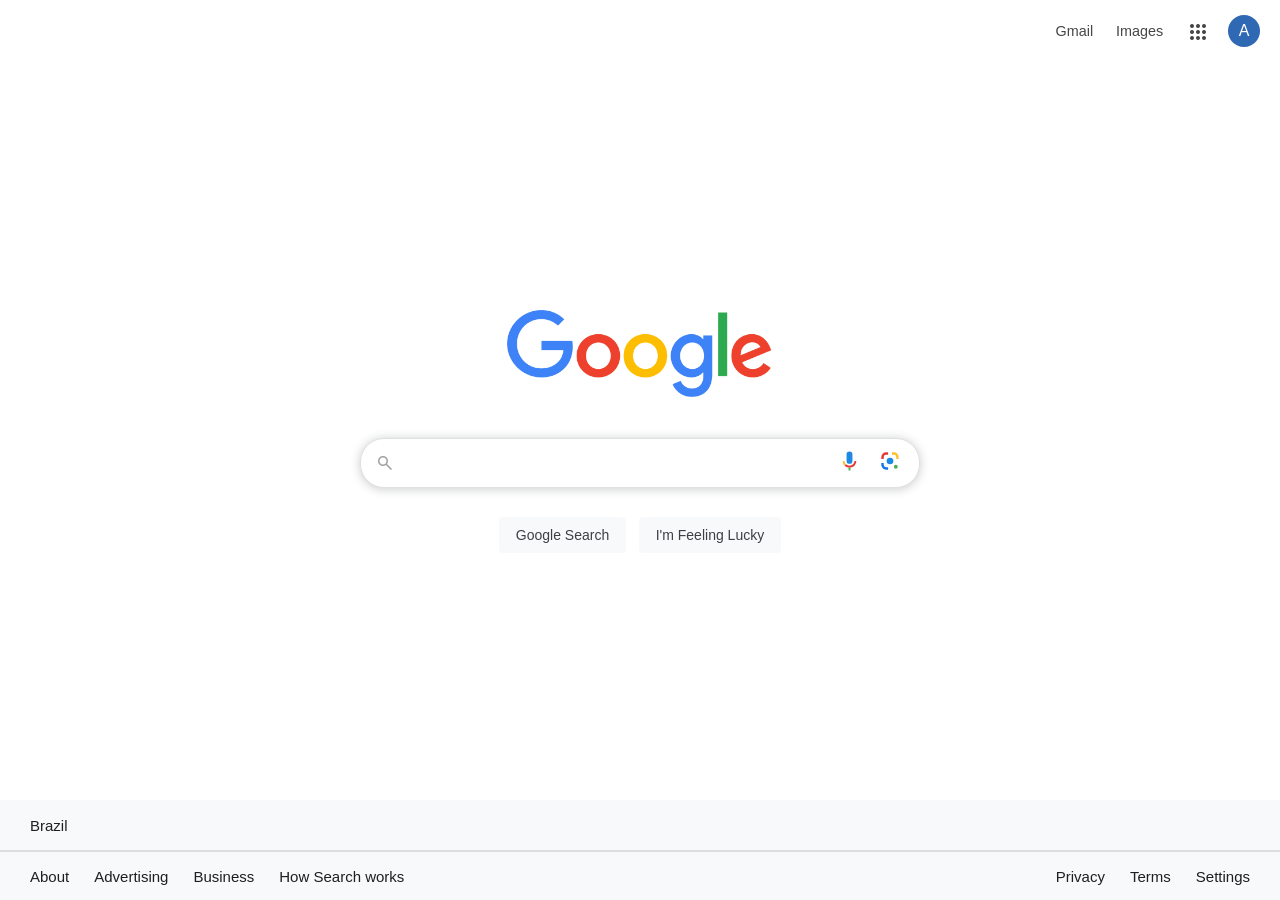
<file: Html & Css Projects/Google Clone Landind Page/index.html>
<!DOCTYPE html>
<html>
    <head>
        <meta charset="UTF-8" />
        <meta name="viewport" content="width=device-width,user-scalabe=0" />
        <link rel="stylesheet" href="assets/css/style.css" />
        <title>Google</title>
        <link rel="icon" type="image/png" href="assets/images/favicon.png" />
        <link
            rel="stylesheet"
            href="https://fonts.googleapis.com/css2?family=Material+Symbols+Sharp&display=swap"
        />
        <link
            href="https://fonts.googleapis.com/css2?family=Material+Symbols+Sharp:FILL@1"
            rel="stylesheet"
        />
    </head>
    <body>
        <header class="google-header">
            <nav class="google-header-area">
                <a href="" id="gmail">Gmail</a>
                <a href="" id="images">Images</a>
                <a href="" class="apps-icon">
                    <span class="material-symbols-sharp icon">apps</span>
                </a>
                <a href="" class="icon-area"><span>A</span></a>
            </nav>
        </header>

        <section id="logo-google">
            <figure>
                <img src="assets/images/logo-google.png" alt="Google logo" />
            </figure>

            <div class="search-container">
                <div class="search">
                    <span class="material-symbols-sharp" id="search-icon"
                        >search</span
                    >

                    <textarea id="search" autofocus></textarea>
                    <div class="items">
                        <span class="mic-icon">
                            <img
                                src="assets/images/icon_google_mic.svg"
                                alt="mic icon"
                                class="icon-img"
                            />
                        </span>
                        <span class="lens-icon">
                            <img
                                src="assets/images/icon_google-lens.svg"
                                alt="lens icon"
                                class="icon-img"
                            />
                        </span>
                    </div>
                </div>
            </div>
            <div class="google-buttons">
                <input type="button" value="Google Search" id="button-search" />
                <input
                    type="button"
                    value="I'm Feeling Lucky"
                    id="button-lucky"
                />
            </div>
        </section>
        <footer>
            <div class="footer1">Brazil</div>
            <div class="footer2">
                <ul class="ul1">
                    <li>About</li>
                    <li>Advertising</li>
                    <li>Business</li>
                    <li>How Search works</li>
                </ul>
                <ul class="ul2">
                    <li>Privacy</li>
                    <li>Terms</li>
                    <li>Settings</li>
                </ul>
            </div>
        </footer>
    </body>
</html>
</file>
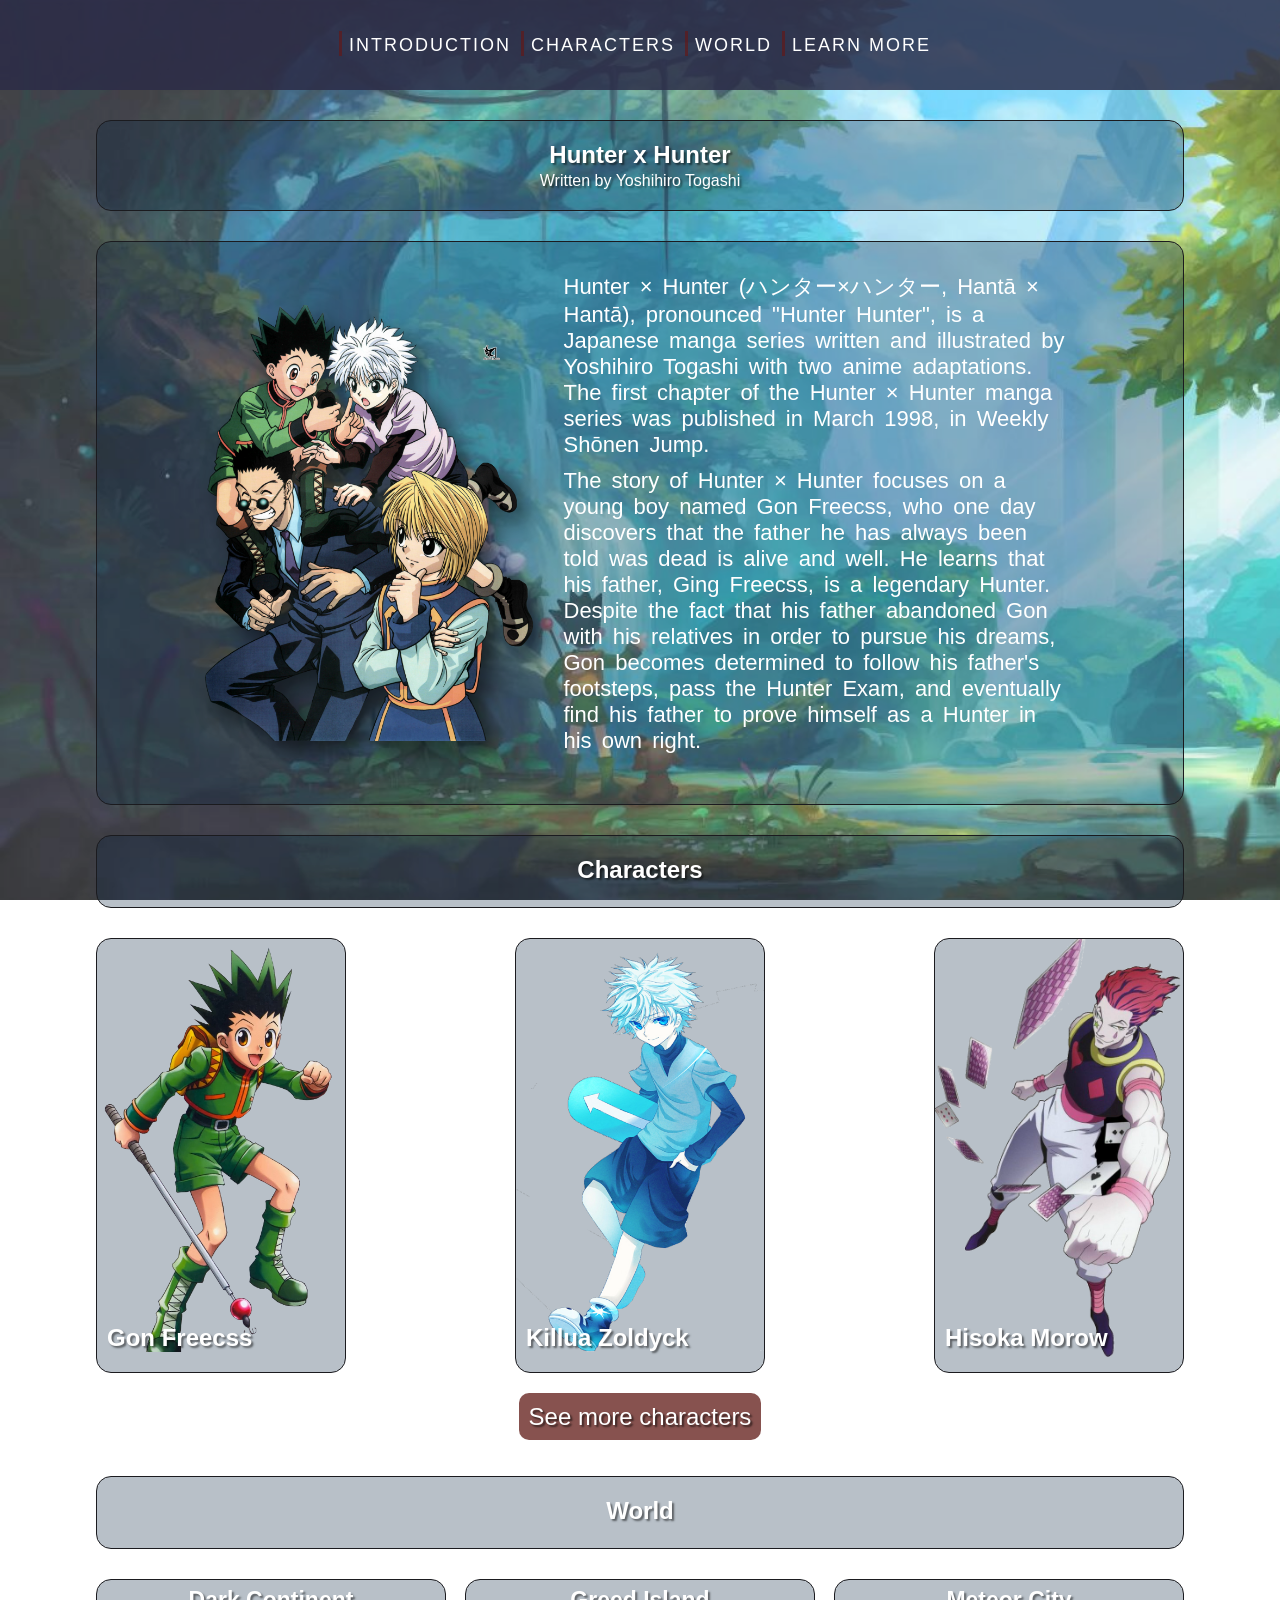
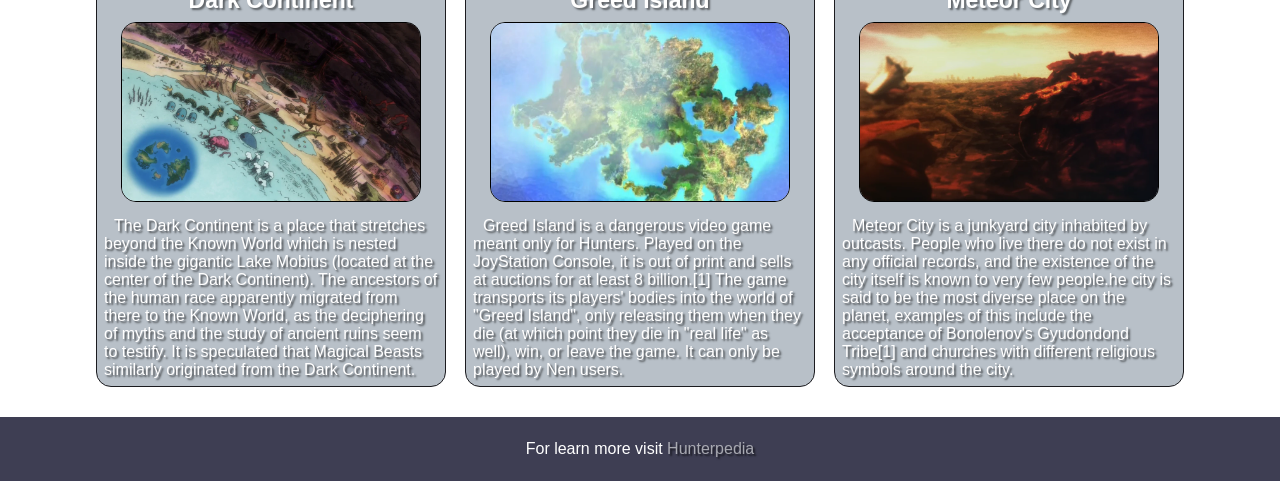
<file: Html & Css Projects/Hunter x Hunter Tribute Page/index.html>
<html>
    <head>
        <meta charset="UTF-8" />
        <meta name="viewport" content="width=device-width,user-scalable=0" />
        <title>Hunter x Hunter's Tribute Page</title>
        <link rel="shortcut icon" href="assets/images/Hunter-X-Hunter-Logo-PNG-Image.png" >
        <link rel="stylesheet" href="assets/css/style.css" />
        <link rel="stylesheet" href="assets/css/@media.css" />
        <link
            href="https://fonts.googleapis.com/css2?family=Open+Sans:wght@400;700&display=swap"
            rel="stylesheet"
        />
    </head>
    <body>
        <header>
            <div class="container">
                <div class="menu">
                    <nav>
                        <ul>
                            <li><a class="link" href="#INTRODUCTION">INTRODUCTION</a></li>                            </li>
                            <li><a class="link" href="#CHARACTERS">CHARACTERS</a></li>                            
                            <li><a class="link" href="#WORLD">WORLD</a></li>                            
                            <li><a class="link" href="#LEARN_MORE">LEARN MORE</a></li>                            
                        </ul>
                    </nav>
                </div>
            </div>
        </header>
        <section id="INTRODUCTION" class="title container">
            <h1>Hunter x Hunter</h1> 
            <p>Written by Yoshihiro Togashi</p> 
        </section>
        <section>
            <div class = "introduction container">
                <div class="introduction_image">
                    <img src="assets/images/introduction_img.png" alt="">
                </div>
                <div class="subject">
                    <p class="first_p">Hunter × Hunter (ハンター×ハンター, Hantā × Hantā), pronounced "Hunter Hunter", is a Japanese manga series written and illustrated by Yoshihiro Togashi with two anime adaptations. The first chapter of the Hunter × Hunter manga series was published in March 1998, in Weekly Shōnen Jump.</p>
                    <p>The story of Hunter × Hunter focuses on a young boy named Gon Freecss, who one day discovers that the father he has always been told was dead is alive and well. He learns that his father, Ging Freecss, is a legendary Hunter. Despite the fact that his father abandoned Gon with his relatives in order to pursue his dreams, Gon becomes determined to follow his father's footsteps, pass the Hunter Exam, and eventually find his father to prove himself as a Hunter in his own right.</p>
                </div>
            </div>
        </section>
        <section id="CHARACTERS" class="title container">
            <h1>Characters</h1>
        </section>

        <section class="container">
            <div class="characters_list">
                <div class="character_card">
                    <img src="assets/images/gon.png.png">
                    <div class="description">
                        <h1 class="name">
                            Gon Freecss
                        </h1>
                        <p>Gon is an athletic, rustic, and friendly boy who is searching for adventure. Also, he is not very good at math. However, having spent a lot of time in the woods as a child, he is very good with animals. Gon is an Enhancer, who are known for being simple-minded and determined. This determination and talent lead to both potential allies and potential enemies trusting in him and taking his side.</p>
                    </div>
                </div>
                <div class="character_card">
                    <img src="assets/images/killua.png.png">
                    <div class="description">
                        <h1 class="name">
                            Killua Zoldyck
                        </h1>
                        <p>Killua is introduced as a character who appears similar to Gon: cheeky, cheerful, and full of mischievous ideas. However, contrasting Gon's politeness, Killua can be quite rude to others, mostly strangers and older people. He is most commonly known for having a sweet tooth; he loves everything sweet and spent almost 200 million on snacks when he was at the Heavens Arena.</p>
                    </div>
                </div>
                <div class="character_card">
                    <img src="assets/images/hisoka.png">
                    <div class="description">
                        <h1 class="name">
                            Hisoka Morow
                        </h1>
                        <p>Hisoka is portrayed as entirely self-serving and self-absorbed; he does whatever he likes as long as it pleases him in some way. His insatiable love for spilling the blood of powerful fighters in combat and his enjoyment of extreme pain while doing so fuels his seemingly sadomasochistic desires. In order for them to grow to their full potential (so as to improve the pleasure of killing them later).</p>
                    </div>
                </div>
            </div>
            <div class="btn-wrapper">
                <div class="character_btn">
                    <a href="https://hunterxhunter.fandom.com/wiki/List_of_Hunter_%C3%97_Hunter_Characters" target="_blank">See more characters</a>
                </div>
            </div>
        </section>
        <section id="WORLD" class="title container">
            <h1>World</h1>
        </section>
        <section class="container">
            <div class="locations_list">
                <div class="location_card">
                    <h1 class="location_name">Dark Continent</h1>
                    <img src="assets/images/Dark_Continent.webp" alt="Dark Continent">
                    <div class="location_description">
                        <p>The Dark Continent is a place that stretches beyond the Known World which is nested inside the gigantic Lake Mobius (located at the center of the Dark Continent). The ancestors of the human race apparently migrated from there to the Known World, as the deciphering of myths and the study of ancient ruins seem to testify. It is speculated that Magical Beasts similarly originated from the Dark Continent.</p>
                    </div>
                </div>
                <div class="location_card">
                    <h1 class="location_name">Greed Island</h1>
                    <img src="assets/images/greed_island.webp" alt="Greed Island">
                    <div class="location_description">
                        <p>Greed Island is a dangerous video game meant only for Hunters. Played on the JoyStation Console, it is out of print and sells at auctions for at least 8 billion.[1] The game transports its players' bodies into the world of "Greed Island", only releasing them when they die (at which point they die in "real life" as well), win, or leave the game. It can only be played by Nen users.</p>
                    </div>
                </div>
                <div class="location_card">
                    <h1 class="location_name">Meteor City</h1>
                    <img src="assets/images/Meteor_City.webp" alt="Meteor_City">
                    <div class="location_description">
                        <p>Meteor City is a junkyard city inhabited by outcasts. People who live there do not exist in any official records, and the existence of the city itself is known to very few people.he city is said to be the most diverse place on the planet, examples of this include the acceptance of Bonolenov's Gyudondond Tribe[1] and churches with different religious symbols around the city.</p>
                    </div>
                </div>
            </div>
        </section>
        <footer id="LEARN_MORE">
            <div class="footer_area container"> 
                <p>For learn more visit <a href="https://hunterxhunter.fandom.com/wiki/Hunterpedia">Hunterpedia</a></p>
            </div>
        </footer>
    </body>
</html>
</file>
<file: Html & Css Projects/Google Clone Landind Page/assets/css/style.css>
* {
    padding: 0;
    margin: 0;
    box-sizing: border-box;
}

:root {
    --color-box-shadow: #3c404340;
}

html,
body {
    width: 100%;
    height: 100%;
    overflow-x: hidden;
}

body {
    display: flex;
    flex-direction: column;
    font-family: Arial, sans-serif;
    background-color: #fff;
}

.google-header {
    display: flex;
    justify-content: flex-end;
    padding: 0.94rem 1.25rem;
}

.google-header-area {
    display: flex;
    align-items: center;
    justify-content: center;
    gap: 0.81rem;
}

.google-header-area a {
    text-decoration: none;
    font-size: 0.9rem;
    color: #444746;
    padding: 0 0.31rem;
}

#gmail:hover,
#images:hover {
    text-decoration: underline;
}

.apps-icon,
.profile-icon {
    cursor: pointer;
}

.apps-icon {
    padding-bottom: 0.5rem;
    position: relative;
    top: 0.33rem;
}

.icon {
    position: relative;
    padding-bottom: 0.5rem;
    color: #444746;
}

.icon::before {
    content: "";
    position: absolute;
    left: 50%;
    top: 38%;
    width: 2.5rem;
    height: 2.5rem;
    background-color: rgb(202, 202, 202);
    border-radius: 50%;
    transform: translate(-50%, -50%) scale(0);
    transition: transform 0.2s;
    opacity: 0.5;
    z-index: -1;
}

.icon-area {
    color: #fff !important;
    font-size: 1rem !important;
    position: relative;
    display: flex;
    align-items: center;
    justify-content: center;
    width: 2rem;
    height: 2rem;
    background-color: rgb(47, 104, 179);
    border-radius: 50%;
}

.icon-area::before {
    content: "";
    position: absolute;
    left: 50%;
    top: 50%;
    width: 2.5rem;
    height: 2.5rem;
    background-color: rgb(202, 202, 202);
    border-radius: 50%;
    transform: translate(-50%, -50%) scale(0);
    transition: transform 0.2s;
    opacity: 0.5;
    z-index: -1;
}

.icon-area:hover::before,
.icon:hover::before {
    transform: translate(-50%, -50%) scale(1);
}

section {
    flex: 1;
    display: flex;
    flex-direction: column;
    justify-content: center;
    align-items: center;
}

section#logo-google {
    display: flex;
    justify-content: center;
    align-items: center;
}

section figure img {
    width: 18rem;
    height: 6rem;
    object-fit: cover;
}

.search-container {
    display: flex;
    justify-content: center;
    padding: 1.2rem;
}

.search {
    display: flex;
    justify-content: center;
    align-items: center;
    position: relative;
    padding: 0.625rem 0;
    width: 35rem;
}

.search textarea#search {
    border-radius: 1.5rem;
    width: 100%;
    height: 3.125rem;
    box-shadow: 0rem 0.0625rem 0.625rem 0.03125rem var(--color-box-shadow);
    border: 0.0625rem solid #dee1e3;
    padding-left: 2.5rem;
    padding-right: 7.5rem;
    font-size: 1rem;
    background-color: white;
    resize: none;
    outline: none;
    box-sizing: border-box;
    line-height: 3rem;
    font-family: Arial, Helvetica, sans-serif;
}

.search textarea#search:hover {
    box-shadow: 0rem 0.0625rem 0.625rem 0.03125rem #00000049;
}

.search #search-icon {
    position: absolute;
    left: 0.9375rem;
    font-size: 1.25rem;
    color: #a0a0a0;
}

.search .items {
    display: flex;
    position: absolute;
    right: 0.9375rem;
    gap: 0.625rem;
    align-items: center;
}
.search .items img {
    width: 1.9rem;
    height: 1.9rem;
}

.mic-icon,
.lens-icon {
    position: relative;
    cursor: pointer;
}
.mic-icon::after {
    content: "Search by voice";
}

.lens-icon::after {
    content: "Search by image";
}

.mic-icon::after,
.lens-icon::after {
    position: absolute;
    left: 50%;
    top: 120%;
    transform: translateX(-50%);
    background-color: #444746;
    color: #fff;
    padding: 0.4rem 0.8rem;
    border-radius: 0.3rem;
    font-size: 0.9rem;
    white-space: nowrap;
    box-shadow: 0 2px 8px #0001;
    opacity: 0;
    pointer-events: none;
    transition: opacity 0.2s;
    z-index: 1;
}

.mic-icon::after,
.lens-icon::after {
    position: absolute;
    left: 50%;
    top: 7.5rem;
    transform: translateX(-50%);
    background-color: #444746;
    color: #fff;
    padding: 0.4rem 0.8rem;
    border-radius: 0.3rem;
    font-size: 0.9rem;
    white-space: nowrap;
    box-shadow: 0 0.125rem 0.5rem #0001;
    opacity: 0;
    pointer-events: none;
    transition: opacity 0.2s;
    z-index: 1;
}

.mic-icon:hover::after,
.lens-icon:hover::after {
    opacity: 1;
}

.google-buttons input {
    background-color: #f8f9fa;
    margin: 0rem 0.25rem;
    padding: 0rem 1rem;
    font-size: 0.875rem;
    color: #3c4043;
    height: 2.25rem;
    min-width: 3.375rem;
    text-align: center;
    cursor: pointer;
    user-select: none;
    border: 1px solid #f8f9fa;
    border-radius: 0.25rem;
}

#button-lucky:hover,
#button-search:hover {
    border: 1px solid #dbdbdb;
}

footer {
    color: #1f1f1f;
    background-color: #f8f9fa;
    margin-top: auto;
    padding: 0;
    font-size: 0.9375rem;
}

.footer1,
.footer2 {
    height: 3.125rem;
}

.footer1 {
    display: flex;
    align-items: center;
    margin-left: 1.875rem;
}

.footer2 {
    border-top: 0.125rem solid #dcdddd;
    width: 100%;
    display: flex;
    align-items: center;
    justify-content: space-between;
    margin: 0;
}

.footer2 ul {
    list-style: none;
    display: flex;
    flex-direction: row;
    gap: 1.5625rem;
}

.ul1 {
    order: -1;
    margin-left: 1.875rem;
}

.ul2 {
    order: 0;
    margin-right: 1.875rem;
}

.ul1 :hover,
.ul2 :hover {
    text-decoration: underline;
    cursor: pointer;
}
</file>
<file: Html & Css Projects/Hunter x Hunter Tribute Page/assets/css/style.css>
* {
    margin: 0;
    padding: 0;
    box-sizing: border-box;
}

body,
html {
    font-family: "Roboto", sans-serif;
    font-size: 16px;
    scroll-behavior: smooth;
}

.container {
    width: 85%;
    max-width: 1300px;
    margin: auto;
}

body::before {
    content: "";
    background-image: url(../images/background.jpg);
    background-size: cover;
    opacity: 0.8;
    position: fixed;
    inset: 0;
    z-index: -1;
}

header {
    display: flex;
    justify-content: center;
    align-items: center;
    background-color: #2c2c47d5;
    height: 90px;
}

nav ul,
nav li {
    list-style: none;
    margin: 0;
    padding: 0;
}

nav ul {
    display: flex;
    justify-content: center;
}

nav ul .link {
    padding: 10px;
    text-transform: uppercase;
    position: relative;
    text-decoration: none;
    color: white;
    font-size: 18px;
    letter-spacing: 2px;
    z-index: 1;
}

nav ul .link::before {
    content: "";
    background-color: #641615a6;
    position: absolute;
    left: 0px;
    bottom: 9px;
    width: 3px;
    height: 25px;
}

nav ul .link:hover::before {
    bottom: 9px;
    width: 100%;
    height: 25px;
    z-index: -1;
    transition: all 0.3s ease-in-out;
}

.title {
    border: solid 1px #1b1b1f;
    background-color: #05223d48;
    border-radius: 15px;
    padding: 20px 0;
    margin-bottom: 30px;
    margin-top: 30px;
    color: white;
}

.title h1 {
    text-align: center;
    text-shadow: 2px 2px 2px rgba(0, 0, 0, 0.5);
    margin-bottom: 3px;
}
.title p {
    text-align: center;
    text-shadow: 2px 2px 2px rgba(0, 0, 0, 0.5);
}
.introduction {
    display: flex;
    justify-content: center;
    align-items: center;
    border: solid 1px #1b1b1f;
    background-color: #05223d48;
    border-radius: 15px;
    padding: 10px 0;
    margin-bottom: 30px;
    margin-top: 30px;
    color: white;
}
.introduction_image img {
    width: 350px;
    padding: 10px;
    filter: drop-shadow(10px 10px 10px rgba(0, 0, 0, 0.5));
}

.introduction .subject {
    width: 50%;
    padding: 20px;
    font-size: 22px;
    margin-bottom: 20px;
    word-spacing: 4px;
}
.introduction .first_p {
    margin-bottom: 10px;
}
.characters_list {
    display: flex;
    justify-content: space-between;
}
.character_card {
    flex: 1;
    display: flex;
    flex-direction: column;
    max-width: 250px;
    position: relative;
    color: white;
    border: solid 1px #1b1b1f;
    background-color: #05223d48;
    border-radius: 15px;
    margin-bottom: 30px;
}
.character_card .description {
    position: absolute;
    bottom: 0;
    padding: 5px;
}
.character_card .description h1 {
    position: absolute;
    bottom: 15px;
    padding: 5px;
    text-shadow: 2px 2px 2px rgba(0, 0, 0, 0.5);
    transition: 0.5s ease-in-out;
}
.character_card .description p {
    visibility: hidden;
    padding: 5px;
    border-radius: 5px;
    font-size: 15px;
}
.character_card:hover {
    cursor: pointer;
}
.character_card:hover h1 {
    padding: 5px;
    text-shadow: 2px 2px 2px rgba(0, 0, 0, 0.5);
    background-color: #621c18a6;
    border-radius: 5px;
    transform: translateY(-230px);
}

.character_card:hover p {
    visibility: visible;
    background-color: #0e1b26c0;
    transition-delay: 0.4s;
}

.btn-wrapper {
    text-align: center;
}
.character_btn {
    display: inline-block;
    font-size: 24px;
    margin-bottom: 15px;
}
.character_btn a {
    text-decoration: none;
    color: white;
    padding: 10px;
    background-color: #621c18c2;
    border-radius: 10px;
    text-shadow: 2px 2px 2px rgba(0, 0, 0, 0.616);
}
.character_btn:hover a {
    transition: all 0.2s ease-in;
    background-color: #621c18;
}
.locations_list {
    display: flex;
    justify-content: space-between;
}
.location_card {
    flex: 1;
    display: flex;
    flex-direction: column;
    align-items: center;
    max-width: 350px;
    color: white;
    border: solid 1px #1b1b1f;
    background-color: #05223d48;
    border-radius: 15px;
    margin-bottom: 30px;
    padding: 7px;
}
.location_card h1 {
    text-shadow: 2px 2px 2px rgba(0, 0, 0, 0.5);
    margin-bottom: 8px;
    font-size: 23px;
}
.location_card img {
    width: 300px;
    height: 180px;
    border: solid 1px #000;
    border-radius: 15px;
    object-fit: cover;
    margin-bottom: 15px;
}
.location_card p {
    text-shadow: 2px 2px 2px rgba(0, 0, 0, 0.616);
    font-size: 16px;
    text-indent: 10px;
}
footer {
    background-color: #191932d5;
    color: white;
    height: 4rem;
}
.footer_area {
    display: flex;
    justify-content: center;
    align-items: center;
    height: 100%;
}
.footer_area a {
    color: #a8a9b1;
    text-decoration: none;
    text-shadow: 2px 2px 2px rgba(0, 0, 0, 0.616);
}
background-color .footer_area a:hover {
    color: #a5342e;
    text-decoration: underline;
}
</file>
<file: Html & Css Projects/Hunter x Hunter Tribute Page/assets/css/@media.css>
@media (max-width: 768px) {
    .container {
        width: 90%;
    }

    header {
        flex-direction: column;
        padding: 10px 0;
        height: auto;
    }

    nav ul {
        flex-direction: column;
        align-items: center;
    }

    nav ul .link {
        font-size: 16px;
        padding: 8px;
    }

    nav li {
        margin-bottom: 10px;
    }

    .introduction {
        flex-direction: column;
        text-align: center;
    }

    .introduction_image img {
        width: 100%;
    }

    .introduction .subject {
        width: 100%;
        font-size: 18px;
    }

    .characters_list {
        flex-direction: column;
        align-items: center;
    }

    .character_card {
        max-width: 100%;
        margin-bottom: 20px;
    }

    .character_card img {
        width: 100%;
        height: auto;
        object-fit: cover;
    }

    .character_card:hover h1 {
        transform: translateY(-130px);
    }

    .locations_list {
        flex-direction: column;
        align-items: center;
    }

    .location_card {
        max-width: 100%;
        margin-bottom: 20px;
    }

    .location_card img {
        width: 100%;
        height: auto;
    }

    footer {
        padding: 10px 0;
    }

    .footer_area {
        flex-direction: column;
        align-items: center;
    }
}
</file>
